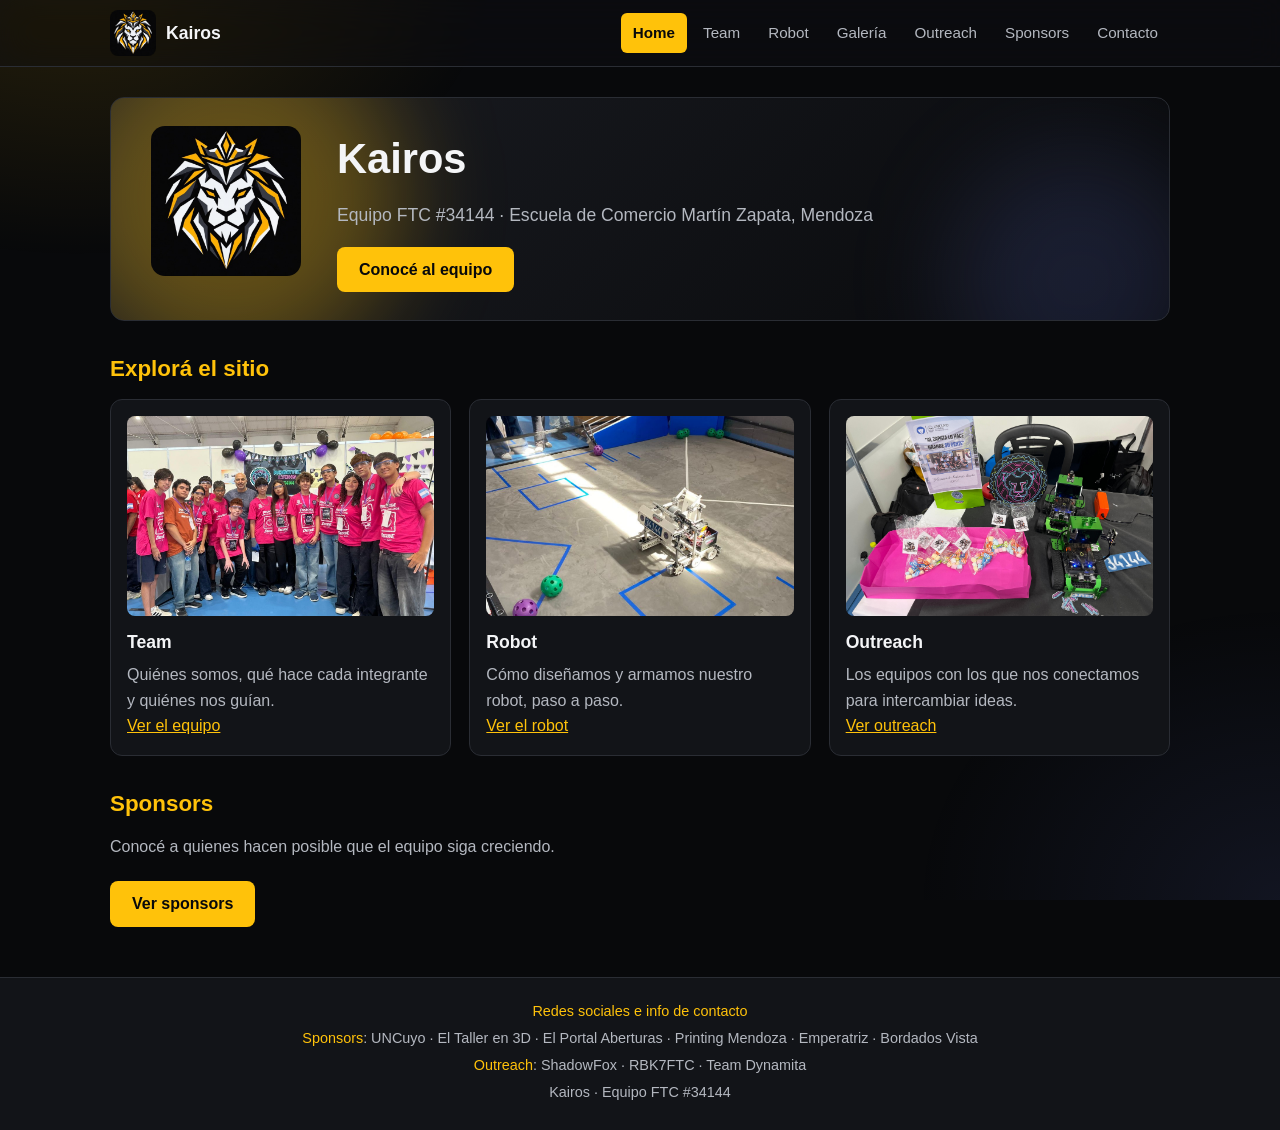
<file: index.html>
<!DOCTYPE html>
<html lang="es">
<head>
  <meta charset="UTF-8">
  <meta name="viewport" content="width=device-width, initial-scale=1.0">
  <meta name="description" content="Kairos, equipo FTC #34144 de la Escuela de Comercio Martín Zapata, Mendoza.">
  <title>Inicio | Kairos</title>
  <link rel="icon" href="img/logo.jpg">
  <link rel="stylesheet" href="css/style.css">
</head>
<body>
  <header>
    <div class="barra">
      <a class="marca" href="index.html"><img src="img/logo.jpg" alt="Logo Kairos"> Kairos</a>
      <nav aria-label="Menú principal">
        <ul>
          <li><a href="index.html" aria-current="page">Home</a></li>
          <li><a href="team.html">Team</a></li>
          <li><a href="robot.html">Robot</a></li>
          <li><a href="galeria.html">Galería</a></li>
          <li><a href="outreach.html">Outreach</a></li>
          <li><a href="sponsors.html">Sponsors</a></li>
          <li><a href="contacto.html">Contacto</a></li>
        </ul>
      </nav>
    </div>
  </header>

  <main>
    <section id="banner">
      <img class="logo-grande" src="img/logo.jpg" alt="Logo de Kairos: un león geométrico con corona">
      <h1>Kairos</h1>
      <p class="subtitulo">Equipo FTC #34144 · Escuela de Comercio Martín Zapata, Mendoza</p>
      <a class="boton" href="team.html">Conocé al equipo</a>
    </section>

    <section>
      <h2>Explorá el sitio</h2>
      <div class="grilla">
        <article class="tarjeta">
          <div class="foto"><img src="img/galeria/equipo-escuela.jpg" alt="El equipo frente al mural del león" loading="lazy"></div>
          <h3>Team</h3>
          <p>Quiénes somos, qué hace cada integrante y quiénes nos guían.</p>
          <a href="team.html">Ver el equipo</a>
        </article>
        <article class="tarjeta">
          <div class="foto"><img src="img/galeria/ftc-cancha.jpg" alt="El robot FTC en la cancha" loading="lazy"></div>
          <h3>Robot</h3>
          <p>Cómo diseñamos y armamos nuestro robot, paso a paso.</p>
          <a href="robot.html">Ver el robot</a>
        </article>
        <article class="tarjeta">
          <div class="foto"><img src="img/galeria/equipo-ftc-grupal.jpg" alt="El equipo en la FIRST" loading="lazy"></div>
          <h3>Outreach</h3>
          <p>Los equipos con los que nos conectamos para intercambiar ideas.</p>
          <a href="outreach.html">Ver outreach</a>
        </article>
      </div>
    </section>

    <section>
      <h2>Sponsors</h2>
      <p>Conocé a quienes hacen posible que el equipo siga creciendo.</p>
      <a class="boton" href="sponsors.html">Ver sponsors</a>
    </section>
  </main>

  <footer>
    <p><a href="contacto.html">Redes sociales e info de contacto</a></p>
    <p><a href="sponsors.html">Sponsors</a>: UNCuyo · El Taller en 3D · El Portal Aberturas · Printing Mendoza · Emperatriz · Bordados Vista</p>
    <p><a href="outreach.html">Outreach</a>: ShadowFox · RBK7FTC · Team Dynamita</p>
    <p>Kairos · Equipo FTC #34144</p>
  </footer>
</body>
</html>
</file>
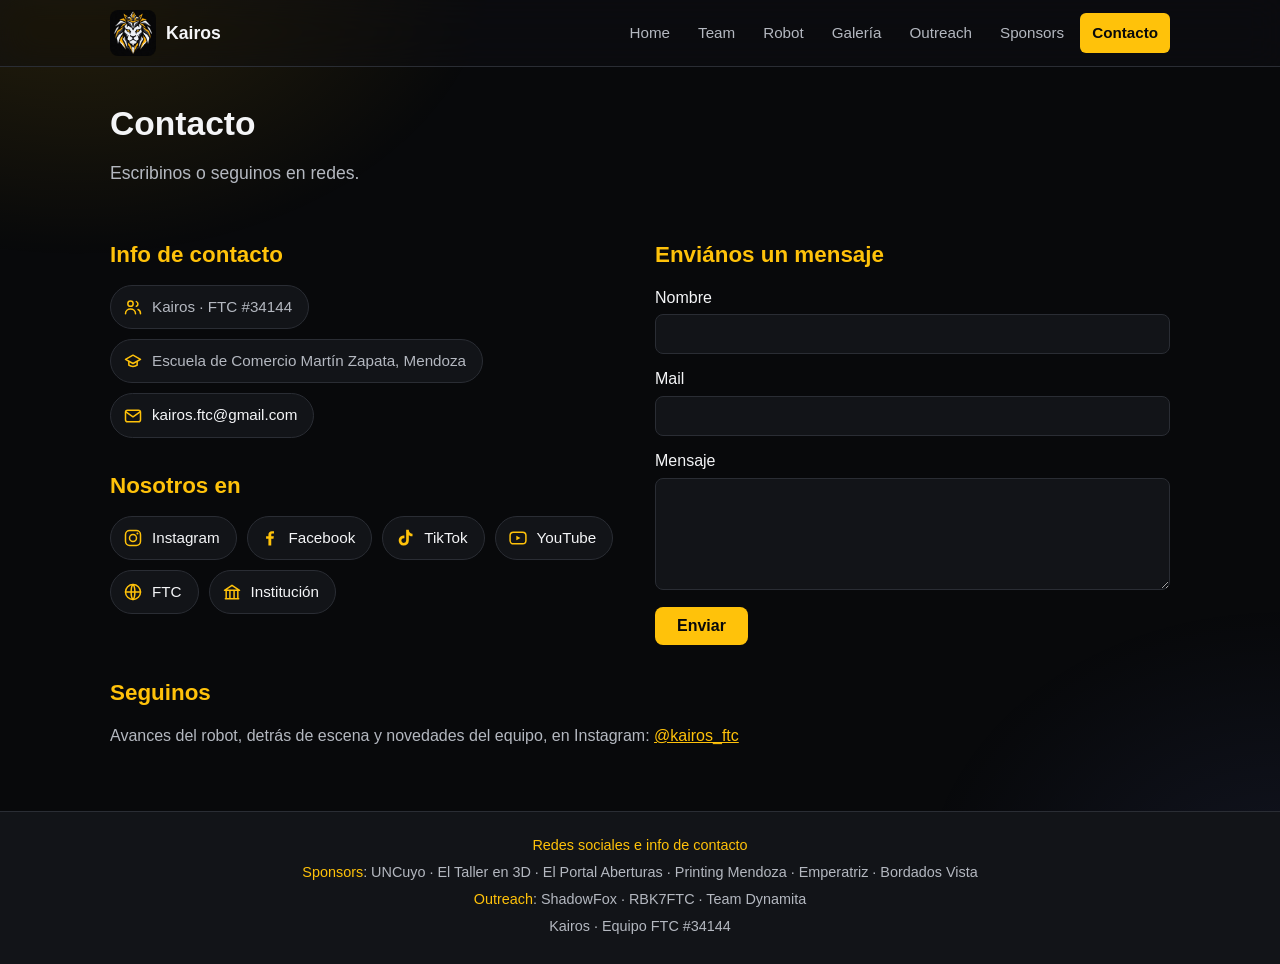
<file: contacto.html>
<!DOCTYPE html>
<html lang="es">
<head>
  <meta charset="UTF-8">
  <meta name="viewport" content="width=device-width, initial-scale=1.0">
  <meta name="description" content="Redes sociales e información de contacto de Kairos.">
  <title>Contacto | Kairos</title>
  <link rel="icon" href="img/logo.jpg">
  <link rel="stylesheet" href="css/style.css">
</head>
<body>
  <header>
    <div class="barra">
      <a class="marca" href="index.html">
        <img src="img/logo.jpg" alt="Logo Kairos"> Kairos
      </a>
      <nav aria-label="Menú principal">
        <ul>
          <li><a href="index.html">Home</a></li>
          <li><a href="team.html">Team</a></li>
          <li><a href="robot.html">Robot</a></li>
          <li><a href="galeria.html">Galería</a></li>
          <li><a href="outreach.html">Outreach</a></li>
          <li><a href="sponsors.html">Sponsors</a></li>
          <li><a href="contacto.html" aria-current="page">Contacto</a></li>
        </ul>
      </nav>
    </div>
  </header>

  <main>
    <h1>Contacto</h1>
    <p class="subtitulo">Escribinos o seguinos en redes.</p>

    <div class="dos-columnas">
      <section>
        <h2>Info de contacto</h2>
        <ul class="capsulas">
          <li>
            <span class="capsula">
              <svg viewBox="0 0 24 24" aria-hidden="true">
                <circle cx="9" cy="8" r="3.2"/>
                <path d="M3 20c0-3.3 2.7-5.5 6-5.5s6 2.2 6 5.5"/>
                <path d="M16 5.5a3 3 0 0 1 0 5.6M18 15c2 .6 3 2.3 3 5"/>
              </svg>
              Kairos · FTC #34144
            </span>
          </li>
          <li>
            <span class="capsula">
              <svg viewBox="0 0 24 24" aria-hidden="true">
                <path d="M3 10 12 5l9 5-9 5-9-5z"/>
                <path d="M7 12.5V17c2.7 2 7.3 2 10 0v-4.5"/>
              </svg>
              Escuela de Comercio Martín Zapata, Mendoza
            </span>
          </li>
          <li>
            <a class="capsula" href="https://mail.google.com/mail/?view=cm&amp;fs=1&amp;to=kairos.ftc@gmail.com&amp;su=Mensaje%20desde%20la%20web%20de%20Kairos" target="_blank" rel="noopener">
              <svg viewBox="0 0 24 24" aria-hidden="true">
                <rect x="3" y="5" width="18" height="14" rx="2.5"/>
                <path d="m3.5 7 8.5 6 8.5-6"/>
              </svg>
              kairos.ftc@gmail.com
            </a>
          </li>
        </ul>

        <h2>Nosotros en</h2>
        <ul class="capsulas">
          <li>
            <a class="capsula" href="https://www.instagram.com/kairos_ftc/" target="_blank" rel="noopener">
              <svg viewBox="0 0 24 24" aria-hidden="true">
                <rect x="3" y="3" width="18" height="18" rx="5"/>
                <circle cx="12" cy="12" r="4.2"/>
                <circle class="rel" cx="17.3" cy="6.7" r="1.2"/>
              </svg>
              Instagram
            </a>
          </li>
          <li>
            <a class="capsula" href="https://www.facebook.com/people/Robotic-Lyons/pfbid026QXcEaVeUhxuSZdeYcthdB3QTh4LwKBF8sSaT41RJ3GzKYqVBm9bQjbrikHGEhjJl/" target="_blank" rel="noopener">
              <svg viewBox="0 0 24 24" aria-hidden="true">
                <path class="rel" d="M13.5 21v-8h2.7l.4-3h-3.1V8.1c0-.9.3-1.5 1.6-1.5h1.7V3.9c-.3 0-1.3-.1-2.5-.1-2.5 0-4.2 1.5-4.2 4.3V10H7.3v3h2.8v8z"/>
              </svg>
              Facebook
            </a>
          </li>
          <li>
            <a class="capsula" href="https://www.tiktok.com/@robotics.lyons" target="_blank" rel="noopener">
              <svg viewBox="0 0 24 24" aria-hidden="true">
                <path class="rel" d="M16.6 2h-3.2v13.1a2.9 2.9 0 1 1-2.9-2.9c.3 0 .6 0 .8.1V9a6.1 6.1 0 1 0 5.3 6V8.6a7.6 7.6 0 0 0 4.4 1.4V6.8A4.4 4.4 0 0 1 16.6 2z"/>
              </svg>
              TikTok
            </a>
          </li>
          <li>
            <a class="capsula" href="https://www.youtube.com/@roboticslyons" target="_blank" rel="noopener">
              <svg viewBox="0 0 24 24" aria-hidden="true">
                <rect x="2.5" y="5" width="19" height="14" rx="4"/>
                <path class="rel" d="m10 9.2 5 2.8-5 2.8z"/>
              </svg>
              YouTube
            </a>
          </li>
          <li>
            <a class="capsula" href="https://ftc-events.firstinspires.org/2025/team/34144" target="_blank" rel="noopener">
              <svg viewBox="0 0 24 24" aria-hidden="true">
                <circle cx="12" cy="12" r="9"/>
                <path d="M3 12h18M12 3c3 3 3 15 0 18M12 3c-3 3-3 15 0 18"/>
              </svg>
              FTC
            </a>
          </li>
          <li>
            <a class="capsula" href="https://mzapata.uncuyo.edu.ar/" target="_blank" rel="noopener">
              <svg viewBox="0 0 24 24" aria-hidden="true">
                <path d="M4 20h16M5 20V10M19 20V10M9.5 20V10M14.5 20V10M3 10l9-6 9 6z"/>
              </svg>
              Institución
            </a>
          </li>
        </ul>
      </section>

      <section>
        <h2>Enviános un mensaje</h2>
        <form action="https://formsubmit.co/kairos.ftc@gmail.com" method="post">
          <input type="hidden" name="_subject" value="Nuevo mensaje desde la web de Kairos">
          <input type="hidden" name="_captcha" value="false">
          <input type="hidden" name="_template" value="table">
          <input class="trampa" type="text" name="_honey" tabindex="-1" autocomplete="off" aria-hidden="true">

          <label for="nombre">Nombre</label>
          <input type="text" id="nombre" name="nombre" required>

          <label for="mail">Mail</label>
          <input type="email" id="mail" name="email" required>

          <label for="mensaje">Mensaje</label>
          <textarea id="mensaje" name="mensaje" rows="5" required></textarea>

          <button class="boton" type="submit">Enviar</button>
        </form>
      </section>
    </div>

    <h2>Seguinos</h2>
    <p>
      Avances del robot, detrás de escena y novedades del equipo, en Instagram:
      <a href="https://www.instagram.com/kairos_ftc/" target="_blank" rel="noopener">@kairos_ftc</a>
    </p>
  </main>

  <footer>
    <p><a href="contacto.html">Redes sociales e info de contacto</a></p>
    <p><a href="sponsors.html">Sponsors</a>: UNCuyo · El Taller en 3D · El Portal Aberturas · Printing Mendoza · Emperatriz · Bordados Vista</p>
    <p><a href="outreach.html">Outreach</a>: ShadowFox · RBK7FTC · Team Dynamita</p>
    <p>Kairos · Equipo FTC #34144</p>
  </footer>

</body>
</html>
</file>
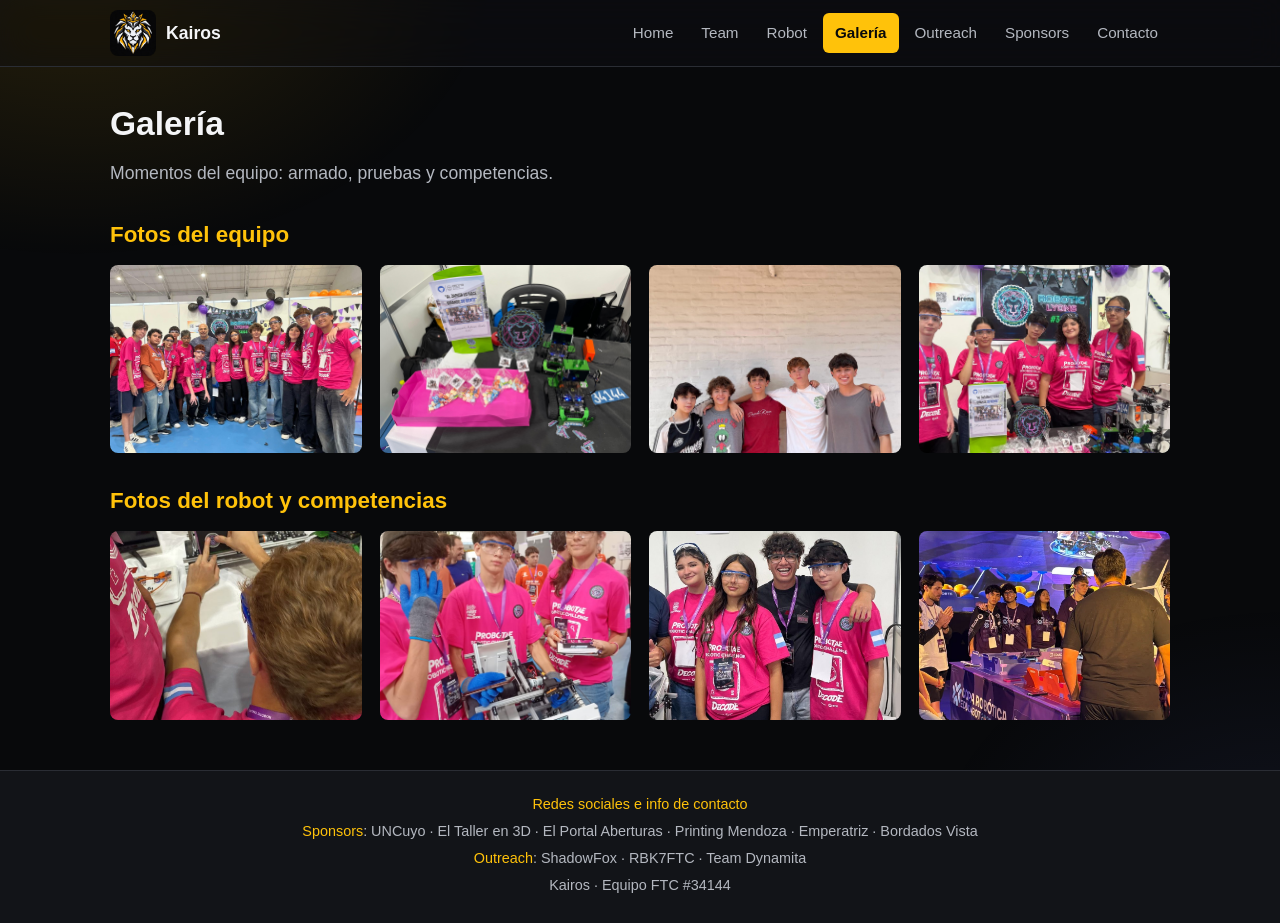
<file: galeria.html>
<!DOCTYPE html>
<html lang="es">
<head>
  <meta charset="UTF-8">
  <meta name="viewport" content="width=device-width, initial-scale=1.0">
  <meta name="description" content="Galería de fotos del equipo Kairos.">
  <title>Galería | Kairos</title>
  <link rel="icon" href="img/logo.jpg">
  <link rel="stylesheet" href="css/style.css">
</head>
<body>
  <header>
    <div class="barra">
      <a class="marca" href="index.html"><img src="img/logo.jpg" alt="Logo Kairos"> Kairos</a>
      <nav aria-label="Menú principal">
        <ul>
          <li><a href="index.html">Home</a></li>
          <li><a href="team.html">Team</a></li>
          <li><a href="robot.html">Robot</a></li>
          <li><a href="galeria.html" aria-current="page">Galería</a></li>
          <li><a href="outreach.html">Outreach</a></li>
          <li><a href="sponsors.html">Sponsors</a></li>
          <li><a href="contacto.html">Contacto</a></li>
        </ul>
      </nav>
    </div>
  </header>

  <main>
    <h1>Galería</h1>
    <p class="subtitulo">Momentos del equipo: armado, pruebas y competencias.</p>

    <h2>Fotos del equipo</h2>
    <div class="grilla">
      <div class="foto galeria-foto"><img src="img/galeria/equipo-escuela.jpg" alt="El equipo junto al mural del león" loading="lazy"></div>
      <div class="foto galeria-foto"><img src="img/galeria/equipo-ftc-grupal.jpg" alt="El equipo en la competencia FTC" loading="lazy"></div>
      <div class="foto galeria-foto"><img src="img/galeria/equipo-chicos.jpg" alt="Integrantes del equipo" loading="lazy"></div>
      <div class="foto galeria-foto"><img src="img/galeria/ftc-stand.jpg" alt="El stand del equipo en la competencia" loading="lazy"></div>
    </div>

    <h2>Fotos del robot y competencias</h2>
    <div class="grilla">
      <div class="foto galeria-foto"><img src="img/galeria/ftc-robot-pits.jpg" alt="Armado del robot FTC en los pits" loading="lazy"></div>
      <div class="foto galeria-foto"><img src="img/galeria/ftc-robot-equipo.jpg" alt="Integrantes mostrando el robot FTC #34144" loading="lazy"></div>
      <div class="foto galeria-foto"><img src="img/galeria/ftc-pits.jpg" alt="Equipo en los pits de la competencia" loading="lazy"></div>
      <div class="foto galeria-foto"><img src="img/galeria/copa-final.jpg" alt="Final nacional de Copa Robótica" loading="lazy"></div>
    </div>
  </main>

  <footer>
    <p><a href="contacto.html">Redes sociales e info de contacto</a></p>
    <p><a href="sponsors.html">Sponsors</a>: UNCuyo · El Taller en 3D · El Portal Aberturas · Printing Mendoza · Emperatriz · Bordados Vista</p>
    <p><a href="outreach.html">Outreach</a>: ShadowFox · RBK7FTC · Team Dynamita</p>
    <p>Kairos · Equipo FTC #34144</p>
  </footer>
</body>
</html>
</file>
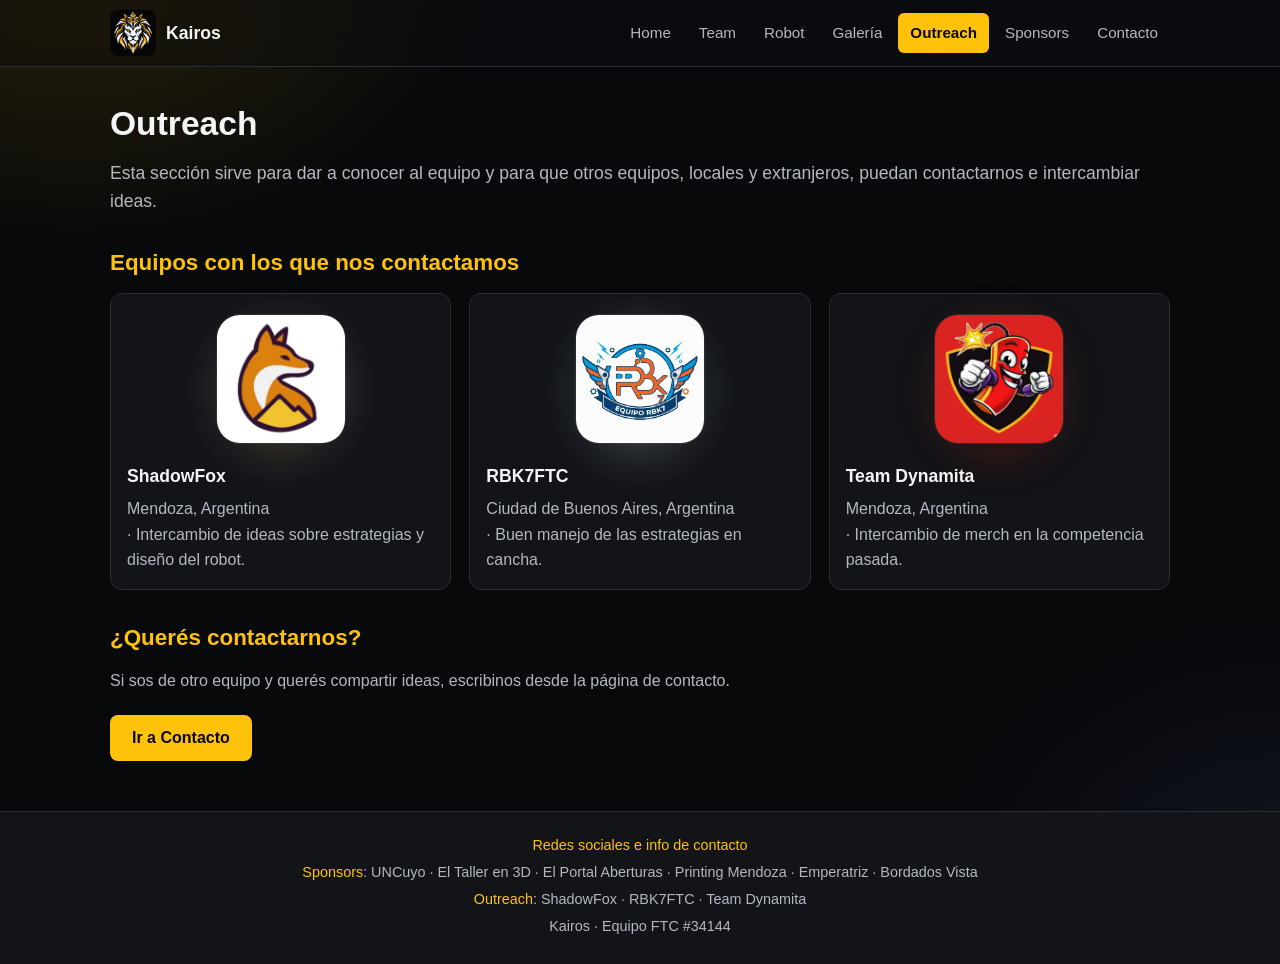
<file: outreach.html>
<!DOCTYPE html>
<html lang="es">
<head>
  <meta charset="UTF-8">
  <meta name="viewport" content="width=device-width, initial-scale=1.0">
  <meta name="description" content="Outreach de Kairos: conexión con equipos locales y extranjeros.">
  <title>Outreach | Kairos</title>
  <link rel="icon" href="img/logo.jpg">
  <link rel="stylesheet" href="css/style.css">
</head>
<body>
  <header>
    <div class="barra">
      <a class="marca" href="index.html"><img src="img/logo.jpg" alt="Logo Kairos"> Kairos</a>
      <nav aria-label="Menú principal">
        <ul>
          <li><a href="index.html">Home</a></li>
          <li><a href="team.html">Team</a></li>
          <li><a href="robot.html">Robot</a></li>
          <li><a href="galeria.html">Galería</a></li>
          <li><a href="outreach.html" aria-current="page">Outreach</a></li>
          <li><a href="sponsors.html">Sponsors</a></li>
          <li><a href="contacto.html">Contacto</a></li>
        </ul>
      </nav>
    </div>
  </header>

  <main>
    <h1>Outreach</h1>
    <p class="subtitulo">Esta sección sirve para dar a conocer al equipo y para que otros equipos, locales y extranjeros, puedan contactarnos e intercambiar ideas.</p>

    <h2>Equipos con los que nos contactamos</h2>
    <div class="grilla">
      <article class="tarjeta">
        <div class="foto logo"><img src="img/outreach/shadowfox.png" alt="Logo de ShadowFox"></div>
        <h3>ShadowFox</h3>
        <p>Mendoza, Argentina </p> <p>· Intercambio de ideas sobre estrategias y diseño del robot.</p>
      </article>
      <article class="tarjeta">
        <div class="foto logo"><img src="img/outreach/rbk7.png" alt="Logo de RBK7FTC"></div>
        <h3>RBK7FTC</h3>
        <p>Ciudad de Buenos Aires, Argentina </p> <p>· Buen manejo de las estrategias en cancha.</p>
      </article>
      <article class="tarjeta">
        <div class="foto logo"><img src="img/outreach/dynamita.png" alt="Logo de Team Dynamita"></div>
        <h3>Team Dynamita</h3>
        <p>Mendoza, Argentina </p> <p>· Intercambio de merch en la competencia pasada.</p>
      </article>
    </div>

    <h2>¿Querés contactarnos?</h2>
    <p>Si sos de otro equipo y querés compartir ideas, escribinos desde la página de contacto.</p>
    <a class="boton" href="contacto.html">Ir a Contacto</a>
  </main>

  <footer>
    <p><a href="contacto.html">Redes sociales e info de contacto</a></p>
    <p><a href="sponsors.html">Sponsors</a>: UNCuyo · El Taller en 3D · El Portal Aberturas · Printing Mendoza · Emperatriz · Bordados Vista</p>
    <p><a href="outreach.html">Outreach</a>: ShadowFox · RBK7FTC · Team Dynamita</p>
    <p>Kairos · Equipo FTC #34144</p>
  </footer>
</body>
</html>
</file>
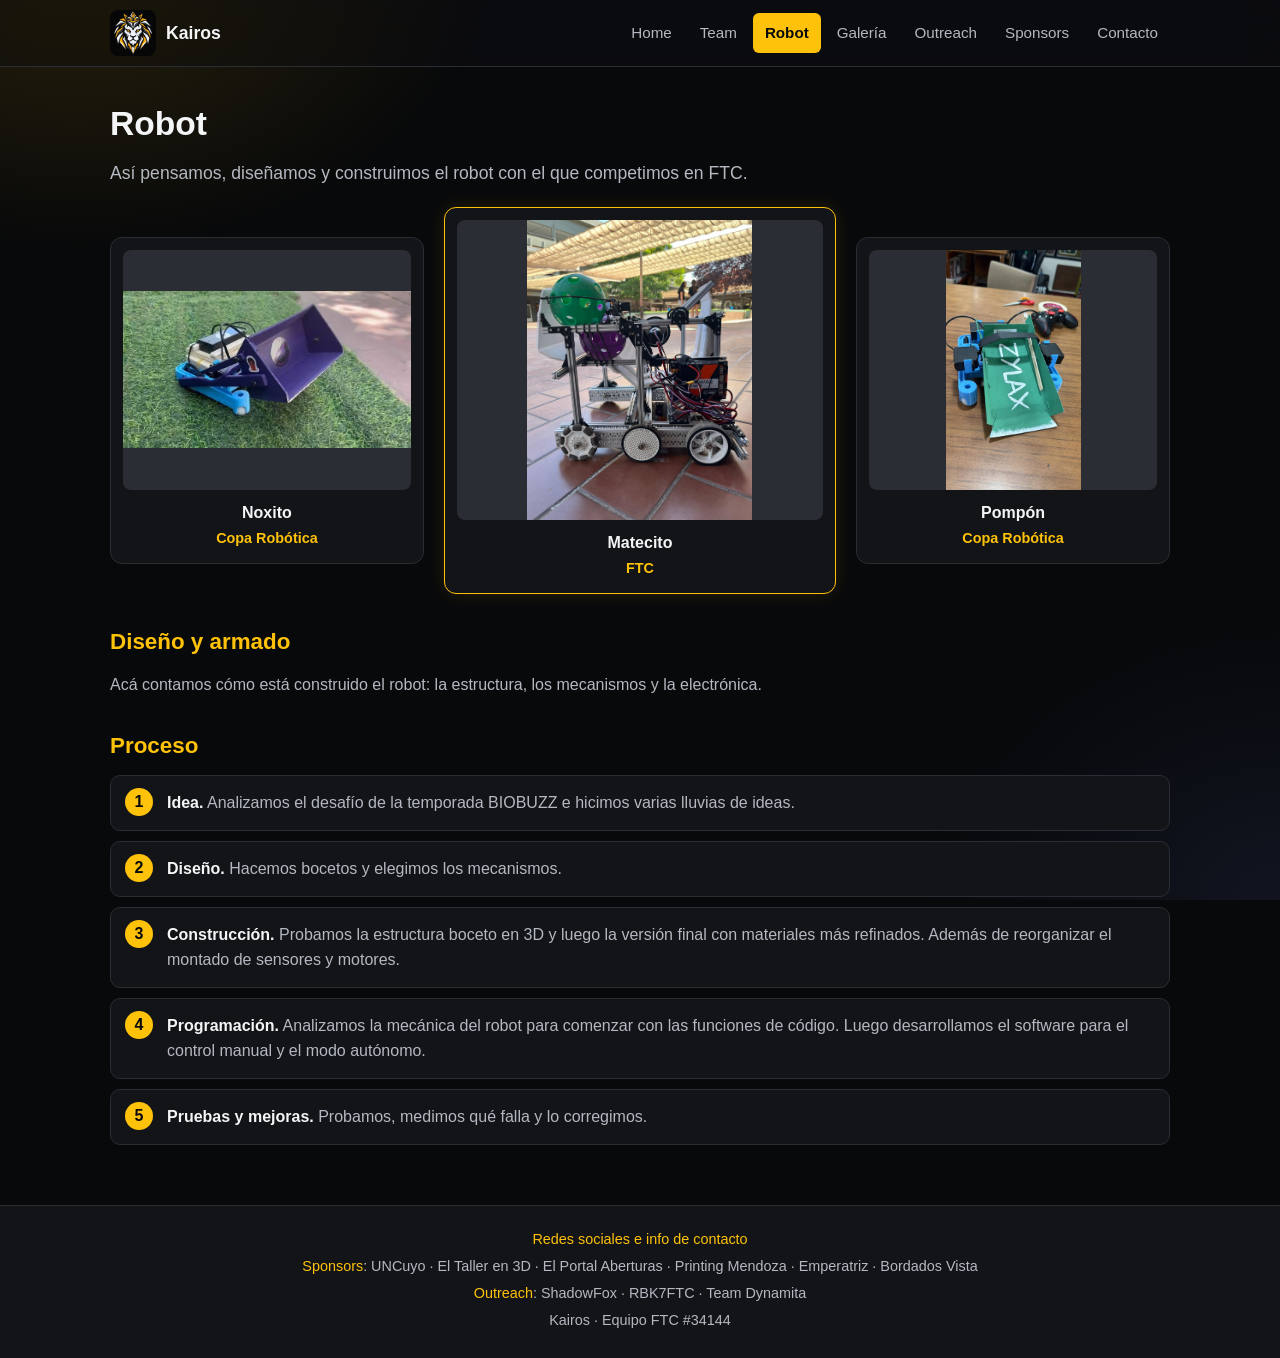
<file: robot.html>
<!DOCTYPE html>
<html lang="es">
<head>
  <meta charset="UTF-8">
  <meta name="viewport" content="width=device-width, initial-scale=1.0">
  <meta name="description" content="Diseño, armado y proceso de construcción del robot de Kairos.">
  <title>Robot | Kairos</title>
  <link rel="icon" href="img/logo.jpg">
  <link rel="stylesheet" href="css/style.css">
</head>
<body>
  <header>
    <div class="barra">
      <a class="marca" href="index.html"><img src="img/logo.jpg" alt="Logo Kairos"> Kairos</a>
      <nav aria-label="Menú principal">
        <ul>
          <li><a href="index.html">Home</a></li>
          <li><a href="team.html">Team</a></li>
          <li><a href="robot.html" aria-current="page">Robot</a></li>
          <li><a href="galeria.html">Galería</a></li>
          <li><a href="outreach.html">Outreach</a></li>
          <li><a href="sponsors.html">Sponsors</a></li>
          <li><a href="contacto.html">Contacto</a></li>
        </ul>
      </nav>
    </div>
  </header>

  <main>
    <h1>Robot</h1>
    <p class="subtitulo">Así pensamos, diseñamos y construimos el robot con el que competimos en FTC.</p>

    <section class="robots-trio" aria-label="Nuestros robots">
      <figure class="robot-card">
        <div class="foto robot-foto"><img src="img/robots/noxito.jpg" alt="Noxito, el robot de Noxon en Copa Robótica" loading="lazy"></div>
        <figcaption><strong>Noxito</strong><span>Copa Robótica</span></figcaption>
      </figure>
      <figure class="robot-card destacado">
        <div class="foto robot-foto"><img src="img/robots/matecito.jpg" alt="Matecito, el robot de FTC del equipo #34144" loading="lazy"></div>
        <figcaption><strong>Matecito</strong><span>FTC</span></figcaption>
      </figure>
      <figure class="robot-card">
        <div class="foto robot-foto"><img src="img/robots/pompom.jpg" alt="Pompón, el robot de Zylax en Copa Robótica" loading="lazy"></div>
        <figcaption><strong>Pompón</strong><span>Copa Robótica</span></figcaption>
      </figure>
    </section>

    <h2>Diseño y armado</h2>
    <p>Acá contamos cómo está construido el robot: la estructura, los mecanismos y la electrónica.</p>

    <h2>Proceso</h2>
    <ol class="pasos">
      <li><strong>Idea.</strong> Analizamos el desafío de la temporada BIOBUZZ e hicimos varias lluvias de ideas.</li>
      <li><strong>Diseño.</strong> Hacemos bocetos y elegimos los mecanismos.</li>
      <li><strong>Construcción.</strong> Probamos la estructura boceto en 3D y luego la versión final con materiales más refinados. Además de reorganizar el montado de sensores y motores.</li>
      <li><strong>Programación.</strong> Analizamos la mecánica del robot para comenzar con las funciones de código. Luego desarrollamos el software para el control manual y el modo autónomo.</li>
      <li><strong>Pruebas y mejoras.</strong> Probamos, medimos qué falla y lo corregimos.</li>
    </ol>
  </main>

  <footer>
    <p><a href="contacto.html">Redes sociales e info de contacto</a></p>
    <p><a href="sponsors.html">Sponsors</a>: UNCuyo · El Taller en 3D · El Portal Aberturas · Printing Mendoza · Emperatriz · Bordados Vista</p>
    <p><a href="outreach.html">Outreach</a>: ShadowFox · RBK7FTC · Team Dynamita</p>
    <p>Kairos · Equipo FTC #34144</p>
  </footer>
</body>
</html>
</file>
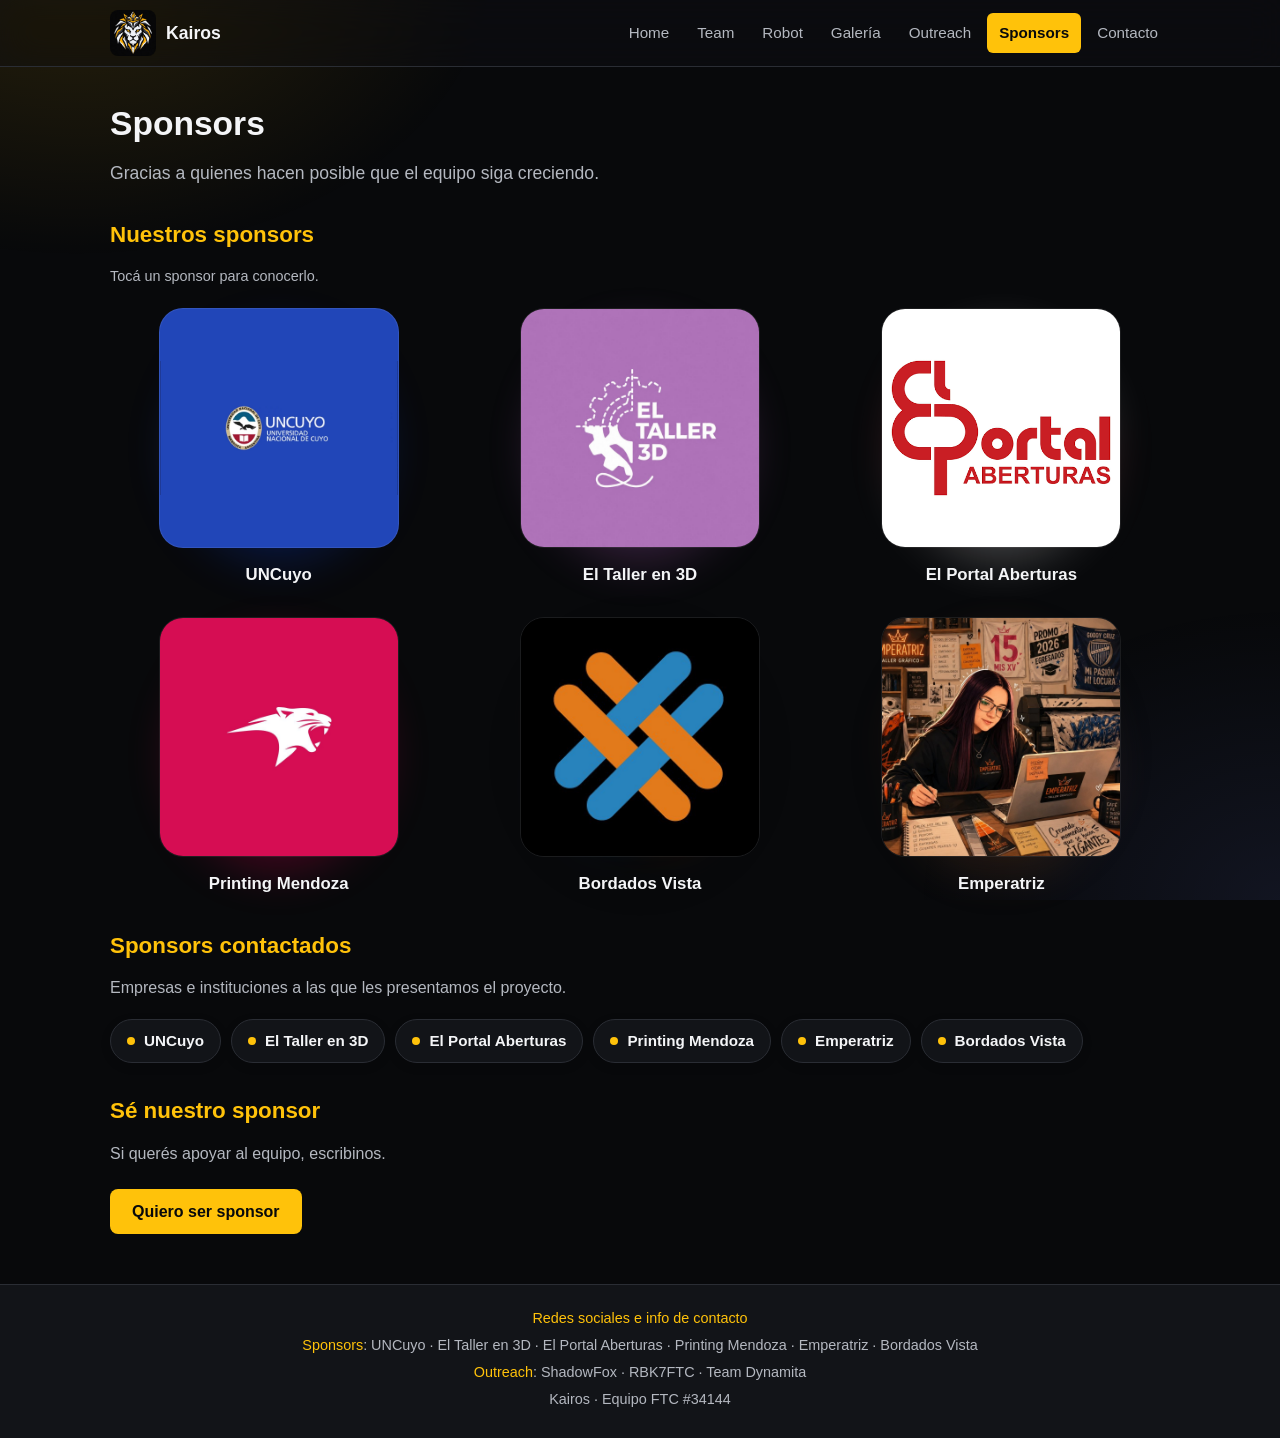
<file: sponsors.html>
<!DOCTYPE html>
<html lang="es">
<head>
  <meta charset="UTF-8">
  <meta name="viewport" content="width=device-width, initial-scale=1.0">
  <meta name="description" content="Sponsors que apoyan a Kairos.">
  <title>Sponsors | Kairos</title>
  <link rel="icon" href="img/logo.jpg">
  <link rel="stylesheet" href="css/style.css">
</head>
<body>
  <header>
    <div class="barra">
      <a class="marca" href="index.html"><img src="img/logo.jpg" alt="Logo Kairos"> Kairos</a>
      <nav aria-label="Menú principal">
        <ul>
          <li><a href="index.html">Home</a></li>
          <li><a href="team.html">Team</a></li>
          <li><a href="robot.html">Robot</a></li>
          <li><a href="galeria.html">Galería</a></li>
          <li><a href="outreach.html">Outreach</a></li>
          <li><a href="sponsors.html" aria-current="page">Sponsors</a></li>
          <li><a href="contacto.html">Contacto</a></li>
        </ul>
      </nav>
    </div>
  </header>

  <main>
    <h1>Sponsors</h1>
    <p class="subtitulo">Gracias a quienes hacen posible que el equipo siga creciendo.</p>

    <h2>Nuestros sponsors</h2>
    <p class="ayuda">Tocá un sponsor para conocerlo.</p>
    <div class="sponsors-grilla" id="sponsors-lista">
      <a class="sponsor" href="#uncuyo">
        <span class="sponsor-img"><img src="img/sponsors/uncuyo.jpg" alt="Logo de UNCuyo" loading="lazy"></span>
        <span class="sponsor-nombre">UNCuyo</span>
      </a>
      <a class="sponsor" href="#el-taller-en-3d">
        <span class="sponsor-img"><img src="img/sponsors/el-taller-en-3d.jpg" alt="Logo de El Taller en 3D" loading="lazy"></span>
        <span class="sponsor-nombre">El Taller en 3D</span>
      </a>
      <a class="sponsor" href="#el-portal-aberturas">
        <span class="sponsor-img"><img src="img/sponsors/el-portal-aberturas.png" alt="Logo de El Portal Aberturas" loading="lazy"></span>
        <span class="sponsor-nombre">El Portal Aberturas</span>
      </a>
      <a class="sponsor" href="#printing-mendoza">
        <span class="sponsor-img"><img src="img/sponsors/printing-mendoza.jpg" alt="Logo de Printing Mendoza" loading="lazy"></span>
        <span class="sponsor-nombre">Printing Mendoza</span>
      </a>
      <a class="sponsor" href="#bordados-vista">
        <span class="sponsor-img"><img src="img/sponsors/bordados-vista.jpg" alt="Logo de Bordados Vista" loading="lazy"></span>
        <span class="sponsor-nombre">Bordados Vista</span>
      </a>
      <a class="sponsor" href="#emperatriz">
        <span class="sponsor-img"><img src="img/sponsors/emperatriz.jpg" alt="Logo de Emperatriz" loading="lazy"></span>
        <span class="sponsor-nombre">Emperatriz</span>
      </a>
    </div>

    <h2>Sponsors contactados</h2>
    <p>Empresas e instituciones a las que les presentamos el proyecto.</p>
    <div class="sponsors-contactados" aria-label="Sponsors contactados">
      <span class="burbuja">UNCuyo</span>
      <span class="burbuja">El Taller en 3D</span>
      <span class="burbuja">El Portal Aberturas</span>
      <span class="burbuja">Printing Mendoza</span>
      <span class="burbuja">Emperatriz</span>
      <span class="burbuja">Bordados Vista</span>
    </div>

    <h2>Sé nuestro sponsor</h2>
    <p>Si querés apoyar al equipo, escribinos.</p>
    <a class="boton" href="contacto.html">Quiero ser sponsor</a>
  </main>

  <footer>
    <p><a href="contacto.html">Redes sociales e info de contacto</a></p>
    <p><a href="sponsors.html">Sponsors</a>: UNCuyo · El Taller en 3D · El Portal Aberturas · Printing Mendoza · Emperatriz · Bordados Vista</p>
    <p><a href="outreach.html">Outreach</a>: ShadowFox · RBK7FTC · Team Dynamita</p>
    <p>Kairos · Equipo FTC #34144</p>
  </footer>
  <section class="modal" id="uncuyo" role="dialog" aria-labelledby="t-uncuyo">
    <a class="modal-fondo" href="#sponsors-lista" aria-label="Cerrar"></a>
    <article class="modal-caja">
      <a class="cerrar" href="#sponsors-lista" aria-label="Cerrar">&times;</a>
      <div class="modal-cab">
        <img src="img/sponsors/uncuyo.jpg" alt="Logo de UNCuyo" loading="lazy">
        <h2 id="t-uncuyo">UNCuyo</h2>
      </div>
      <div class="modal-bloque"><h3>¿Quiénes son?</h3><p>La Universidad Nacional de Cuyo es una universidad pública de Mendoza. Nuestra escuela forma parte de su comunidad educativa.</p></div>
      <div class="modal-bloque"><h3>¿Qué hacen?</h3><p>Promueve la formación, la investigación y la extensión. Su acompañamiento nos ayuda a crecer como equipo.</p></div>
      <div class="modal-bloque">
        <h3>¿Dónde están?</h3>
        <div>
          <p>Centro Universitario, M5500 Mendoza</p>
          <iframe class="mapa" title="Mapa de UNCuyo" loading="lazy" src="https://maps.google.com/maps?q=Centro%20Universitario%2C%20M5500%20Mendoza&amp;output=embed" referrerpolicy="no-referrer-when-downgrade"></iframe>
          <a class="mapa-link" href="https://www.google.com/maps/search/?api=1&amp;query=Centro%20Universitario%2C%20M5500%20Mendoza" target="_blank" rel="noopener">Abrir mapa grande</a>
        </div>
      </div>
      <div class="modal-pie">
        <a class="nav-sp" href="#emperatriz" aria-label="Sponsor anterior">&larr;</a>
        <a class="boton" href="https://www.uncuyo.edu.ar/" target="_blank" rel="noopener">Visitar sitio</a>
        <a class="nav-sp" href="#el-taller-en-3d" aria-label="Sponsor siguiente">&rarr;</a>
      </div>
    </article>
  </section>

  <section class="modal" id="el-taller-en-3d" role="dialog" aria-labelledby="t-el-taller-en-3d">
    <a class="modal-fondo" href="#sponsors-lista" aria-label="Cerrar"></a>
    <article class="modal-caja">
      <a class="cerrar" href="#sponsors-lista" aria-label="Cerrar">&times;</a>
      <div class="modal-cab">
        <img src="img/sponsors/el-taller-en-3d.jpg" alt="Logo de El Taller en 3D" loading="lazy">
        <h2 id="t-el-taller-en-3d">El Taller en 3D</h2>
      </div>
      <div class="modal-bloque"><h3>¿Quiénes son?</h3><p>Un taller dedicado a la impresión 3D.</p></div>
      <div class="modal-bloque"><h3>¿Qué hacen?</h3><p>Acompaña al equipo con soluciones y piezas vinculadas a la fabricación 3D.</p></div>
      <div class="modal-bloque">
        <h3>¿Dónde están?</h3>
        <div>
          <p>Escuela de Comercio Martín Zapata, Mendoza</p>
          <iframe class="mapa" title="Mapa de El Taller en 3D" loading="lazy" src="https://www.google.com/maps/embed?pb=!1m18!1m12!1m3!1d3350.0668678244942!2d-68.8524783245349!3d-32.89640027361393!2m3!1f0!2f0!3f0!3m2!1i1024!2i768!4f13.1!3m3!1m2!1s0x967e090e54158a53%3A0x6aa184bd31f5dca6!2sEscuela%20de%20Comercio%20Mart%C3%ADn%20Zapata!5e0!3m2!1ses-419!2sar!4v1793155437148!5m2!1ses-419!2sar" referrerpolicy="no-referrer-when-downgrade"></iframe>
          <a class="mapa-link" href="https://www.google.com/maps/search/?api=1&amp;query=El%20Taller%20en%203D%20Mendoza" target="_blank" rel="noopener">Abrir mapa grande</a>
        </div>
      </div>
      <div class="modal-pie">
        <a class="nav-sp" href="#uncuyo" aria-label="Sponsor anterior">&larr;</a>
        <span></span>
        <a class="nav-sp" href="#el-portal-aberturas" aria-label="Sponsor siguiente">&rarr;</a>
      </div>
    </article>
  </section>

  <section class="modal" id="el-portal-aberturas" role="dialog" aria-labelledby="t-el-portal-aberturas">
    <a class="modal-fondo" href="#sponsors-lista" aria-label="Cerrar"></a>
    <article class="modal-caja">
      <a class="cerrar" href="#sponsors-lista" aria-label="Cerrar">&times;</a>
      <div class="modal-cab">
        <img src="img/sponsors/el-portal-aberturas.png" alt="Logo de El Portal Aberturas" loading="lazy">
        <h2 id="t-el-portal-aberturas">El Portal Aberturas</h2>
      </div>
      <div class="modal-bloque"><h3>¿Quiénes son?</h3><p>Comercio especializado en aberturas.</p></div>
      <div class="modal-bloque"><h3>¿Qué hacen?</h3><p>Acompañó al equipo aportando herramientas y apoyo para ingeniería, fundamentales para construir, ajustar y mejorar el robot.</p></div>
      <div class="modal-bloque">
        <h3>¿Dónde están?</h3>
        <div>
          <p>Zona Industrial, Carril Rodríguez Peña 958, M5513 Maipú, Mendoza</p>
          <iframe class="mapa" title="Mapa de El Portal Aberturas" loading="lazy" src="https://maps.google.com/maps?q=Zona%20Industrial%2C%20Carril%20Rodr%C3%ADguez%20Pe%C3%B1a%20958%2C%20M5513%20Maip%C3%BA%2C%20Mendoza&amp;output=embed" referrerpolicy="no-referrer-when-downgrade"></iframe>
          <a class="mapa-link" href="https://www.google.com/maps/search/?api=1&amp;query=Zona%20Industrial%2C%20Carril%20Rodr%C3%ADguez%20Pe%C3%B1a%20958%2C%20M5513%20Maip%C3%BA%2C%20Mendoza" target="_blank" rel="noopener">Abrir mapa grande</a>
        </div>
      </div>
      <div class="modal-pie">
        <a class="nav-sp" href="#el-taller-en-3d" aria-label="Sponsor anterior">&larr;</a>
        <a class="boton" href="https://www.google.com/maps/search/?api=1&amp;query=El+Portal+Aberturas+Mendoza" target="_blank" rel="noopener">Visitar sitio</a>
        <a class="nav-sp" href="#printing-mendoza" aria-label="Sponsor siguiente">&rarr;</a>
      </div>
    </article>
  </section>

  <section class="modal" id="printing-mendoza" role="dialog" aria-labelledby="t-printing-mendoza">
    <a class="modal-fondo" href="#sponsors-lista" aria-label="Cerrar"></a>
    <article class="modal-caja">
      <a class="cerrar" href="#sponsors-lista" aria-label="Cerrar">&times;</a>
      <div class="modal-cab">
        <img src="img/sponsors/printing-mendoza.jpg" alt="Logo de Printing Mendoza" loading="lazy">
        <h2 id="t-printing-mendoza">Printing Mendoza</h2>
      </div>
      <div class="modal-bloque"><h3>¿Quiénes son?</h3><p>Printing Service e imprenta en Mendoza.</p></div>
      <div class="modal-bloque"><h3>¿Qué hacen?</h3><p>Gran formato, vinilo, lona, UV, DTF, polyfan y más. Realiza trabajos minoristas y mayoristas. Para presupuestos, contactalos por WhatsApp.</p></div>
      <div class="modal-bloque">
        <h3>¿Dónde están?</h3>
        <div>
          <p>9 de Julio 891 Lote 12, M5501 Godoy Cruz, Mendoza</p>
          <iframe class="mapa" title="Mapa de Printing Mendoza" loading="lazy" src="https://maps.google.com/maps?q=9%20de%20Julio%20891%20Lote%2012%2C%20M5501%20Godoy%20Cruz%2C%20Mendoza&amp;output=embed" referrerpolicy="no-referrer-when-downgrade"></iframe>
          <a class="mapa-link" href="https://www.google.com/maps/search/?api=1&amp;query=9%20de%20Julio%20891%20Lote%2012%2C%20M5501%20Godoy%20Cruz%2C%20Mendoza" target="_blank" rel="noopener">Abrir mapa grande</a>
        </div>
      </div>
      <div class="modal-pie">
        <a class="nav-sp" href="#el-portal-aberturas" aria-label="Sponsor anterior">&larr;</a>
        <a class="boton" href="https://www.google.com/maps/search/?api=1&amp;query=PRINTING+Mendoza" target="_blank" rel="noopener">Visitar sitio</a>
        <a class="nav-sp" href="#bordados-vista" aria-label="Sponsor siguiente">&rarr;</a>
      </div>
    </article>
  </section>

  <section class="modal" id="bordados-vista" role="dialog" aria-labelledby="t-bordados-vista">
    <a class="modal-fondo" href="#sponsors-lista" aria-label="Cerrar"></a>
    <article class="modal-caja">
      <a class="cerrar" href="#sponsors-lista" aria-label="Cerrar">&times;</a>
      <div class="modal-cab">
        <img src="img/sponsors/bordados-vista.jpg" alt="Logo de Bordados Vista" loading="lazy">
        <h2 id="t-bordados-vista">Bordados Vista</h2>
      </div>
      <div class="modal-bloque"><h3>¿Quiénes son?</h3><p>Servicio de bordado, sublimado y estampado.</p></div>
      <div class="modal-bloque"><h3>¿Qué hacen?</h3><p>Personalizados y trabajos empresariales. Más de 18 años de experiencia avalan su calidad. Su lema: detalles únicos en cada puntada. Contactalos para presupuestos.</p></div>
      <div class="modal-bloque">
        <h3>¿Dónde están?</h3>
        <div>
          <p>Vereda este, 9 de Julio 1873, M5500 Mendoza</p>
          <iframe class="mapa" title="Mapa de Bordados Vista" loading="lazy" src="https://maps.google.com/maps?q=Vereda%20este%2C%209%20de%20Julio%201873%2C%20M5500%20Mendoza&amp;output=embed" referrerpolicy="no-referrer-when-downgrade"></iframe>
          <a class="mapa-link" href="https://www.google.com/maps/search/?api=1&amp;query=Vereda%20este%2C%209%20de%20Julio%201873%2C%20M5500%20Mendoza" target="_blank" rel="noopener">Abrir mapa grande</a>
        </div>
      </div>
      <div class="modal-pie">
        <a class="nav-sp" href="#printing-mendoza" aria-label="Sponsor anterior">&larr;</a>
        <a class="boton" href="https://www.google.com/maps/search/?api=1&amp;query=Bordados+Vista+Mendoza" target="_blank" rel="noopener">Visitar sitio</a>
        <a class="nav-sp" href="#emperatriz" aria-label="Sponsor siguiente">&rarr;</a>
      </div>
    </article>
  </section>

  <section class="modal" id="emperatriz" role="dialog" aria-labelledby="t-emperatriz">
    <a class="modal-fondo" href="#sponsors-lista" aria-label="Cerrar"></a>
    <article class="modal-caja">
      <a class="cerrar" href="#sponsors-lista" aria-label="Cerrar">&times;</a>
      <div class="modal-cab">
        <img src="img/sponsors/emperatriz.jpg" alt="Logo de Emperatriz" loading="lazy">
        <h2 id="t-emperatriz">Emperatriz</h2>
      </div>
      <div class="modal-bloque"><h3>¿Quiénes son?</h3><p>Emprendimiento de diseño gráfico.</p></div>
      <div class="modal-bloque"><h3>¿Qué hacen?</h3><p>Banderas, banners y mucho más para mostrar lo que llevás dentro. Contacto por WhatsApp: 261 270-0341.</p></div>
      <div class="modal-bloque">
        <h3>¿Dónde están?</h3>
        <div>
          <p>Mendoza, Capital, Mendoza</p>
          <iframe class="mapa" title="Mapa de Emperatriz" loading="lazy" src="https://www.google.com/maps/embed?pb=!1m18!1m12!1m3!1d31875.788848346023!2d-68.87830012510625!3d-32.88416404800791!2m3!1f0!2f0!3f0!3m2!1i1024!2i768!4f13.1!3m3!1m2!1s0x967e093ec45179bf%3A0x205a78f6d20efa3a!2sMendoza%2C%20Capital%2C%20Mendoza!5e0!3m2!1ses-419!2sar!4v1793155243852!5m2!1ses-419!2sar" referrerpolicy="no-referrer-when-downgrade"></iframe>
          <a class="mapa-link" href="https://www.google.com/maps/search/?api=1&amp;query=Emperatriz%20Mendoza" target="_blank" rel="noopener">Abrir mapa grande</a>
        </div>
      </div>
      <div class="modal-pie">
        <a class="nav-sp" href="#bordados-vista" aria-label="Sponsor anterior">&larr;</a>
        <a class="boton" href="https://wa.me/542612700341" target="_blank" rel="noopener">Visitar sitio</a>
        <a class="nav-sp" href="#uncuyo" aria-label="Sponsor siguiente">&rarr;</a>
      </div>
    </article>
  </section>
</body>
</html>
</file>
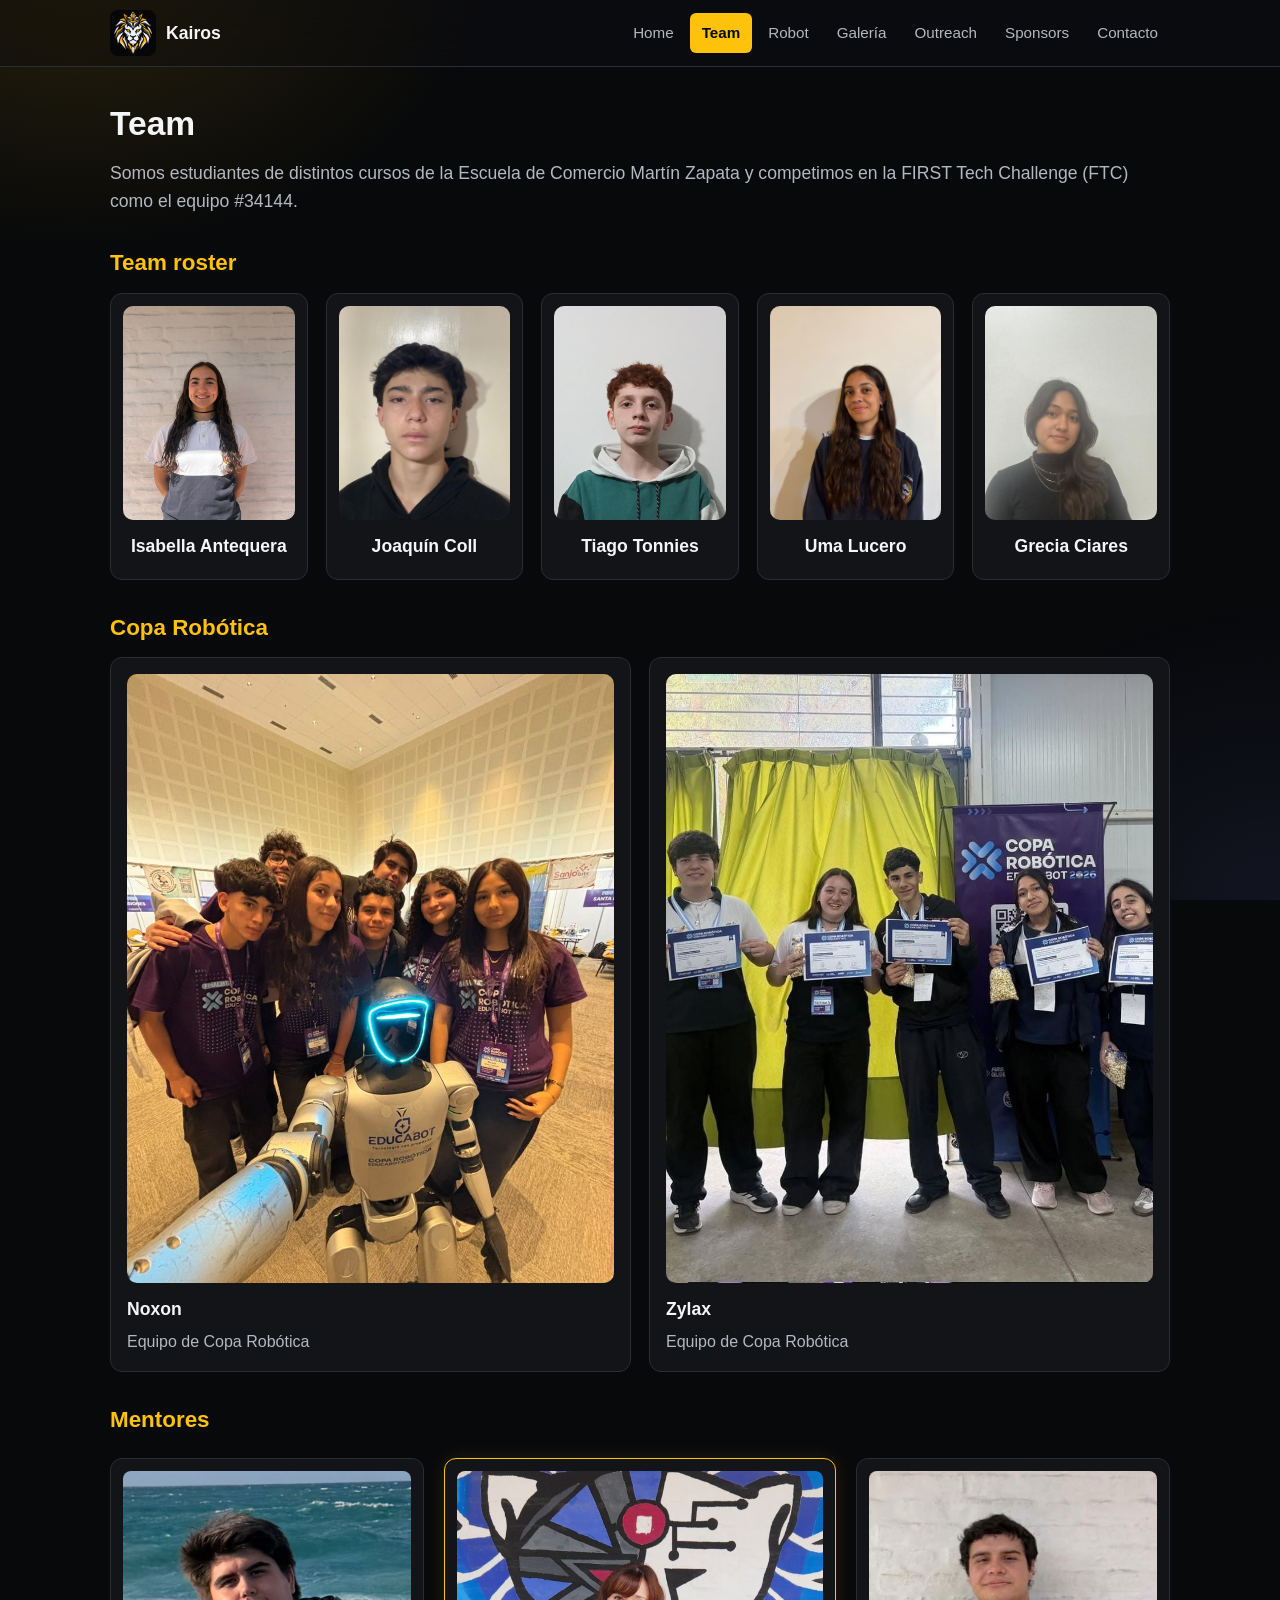
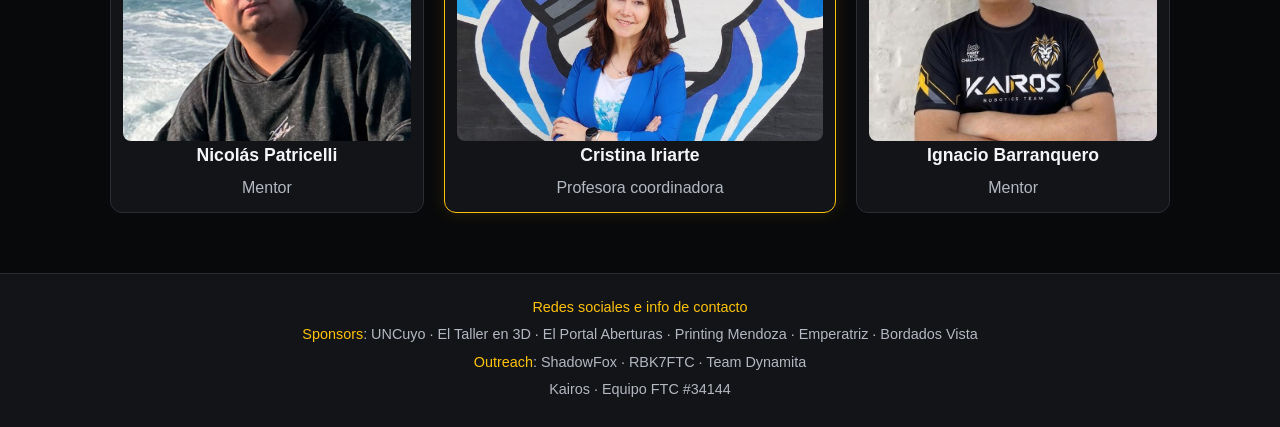
<file: team.html>
<!DOCTYPE html>
<html lang="es">
<head>
  <meta charset="UTF-8">
  <meta name="viewport" content="width=device-width, initial-scale=1.0">
  <meta name="description" content="Integrantes y mentores del equipo Kairos.">
  <title>Team | Kairos</title>
  <link rel="icon" href="img/logo.jpg">
  <link rel="stylesheet" href="css/style.css">
</head>
<body>
  <header>
    <div class="barra">
      <a class="marca" href="index.html"><img src="img/logo.jpg" alt="Logo Kairos"> Kairos</a>
      <nav aria-label="Menú principal">
        <ul>
          <li><a href="index.html">Home</a></li>
          <li><a href="team.html" aria-current="page">Team</a></li>
          <li><a href="robot.html">Robot</a></li>
          <li><a href="galeria.html">Galería</a></li>
          <li><a href="outreach.html">Outreach</a></li>
          <li><a href="sponsors.html">Sponsors</a></li>
          <li><a href="contacto.html">Contacto</a></li>
        </ul>
      </nav>
    </div>
  </header>

  <main>
    <h1>Team</h1>
    <p class="subtitulo">Somos estudiantes de distintos cursos de la Escuela de Comercio Martín Zapata y competimos en la FIRST Tech Challenge (FTC) como el equipo #34144.</p>

    <h2>Team roster</h2>
    <div class="roster">
      <article class="tarjeta">
        <img class="busto" src="img/team/isabella.jpg" alt="Foto de Isabella Antequera">
        <h3>Isabella Antequera</h3>
      </article>
      <article class="tarjeta">
        <img class="busto" src="img/team/joaquin.jpg" alt="Foto de Joaquín Coll">
        <h3>Joaquín Coll</h3>
      </article>
      <article class="tarjeta">
        <img class="busto" src="img/team/tiago.jpg" alt="Foto de Tiago Tonnies">
        <h3>Tiago Tonnies</h3>
      </article>
      <article class="tarjeta">
        <img class="busto" src="img/team/uma.jpg" alt="Foto de Uma Lucero">
        <h3>Uma Lucero</h3>
      </article>
      <article class="tarjeta">
        <img class="busto" src="img/team/grecia.jpg" alt="Foto de Grecia Ciares">
        <h3>Grecia Ciares</h3>
      </article>
    </div>

    <h2>Copa Robótica</h2>
    <div class="grilla dos">
      <article class="tarjeta">
        <img class="busto" src="img/galeria/noxon-copa-humanoide.jpg" alt="El equipo Noxon con el robot humanoide en Copa Robótica">
        <h3>Noxon</h3>
        <p>Equipo de Copa Robótica</p>
      </article>
      <article class="tarjeta">
        <img class="busto" src="img/galeria/zylax-certificados.jpg" alt="El equipo Zylax con sus certificados de Copa Robótica">
        <h3>Zylax</h3>
        <p>Equipo de Copa Robótica</p>
      </article>
    </div>

    <h2>Mentores</h2>
    <div class="mentores-trio">
      <article class="mentor-card">
        <img class="mentor-foto" src="img/team/nicolas-patricelli.jpg" alt="Foto de Nicolás Patricelli">
        <h3>Nicolás Patricelli</h3>
        <p>Mentor</p>
      </article>
      <article class="mentor-card destacado">
        <img class="mentor-foto" src="img/team/cristina-iriarte.jpg" alt="Foto de Cristina Iriarte">
        <h3>Cristina Iriarte</h3>
        <p>Profesora coordinadora</p>
      </article>
      <article class="mentor-card">
        <img class="mentor-foto" src="img/team/ignacio-barranquero.jpg" alt="Foto de Ignacio Barranquero">
        <h3>Ignacio Barranquero</h3>
        <p>Mentor</p>
      </article>
    </div>
  </main>

  <footer>
    <p><a href="contacto.html">Redes sociales e info de contacto</a></p>
    <p><a href="sponsors.html">Sponsors</a>: UNCuyo · El Taller en 3D · El Portal Aberturas · Printing Mendoza · Emperatriz · Bordados Vista</p>
    <p><a href="outreach.html">Outreach</a>: ShadowFox · RBK7FTC · Team Dynamita</p>
    <p>Kairos · Equipo FTC #34144</p>
  </footer>
</body>
</html>
</file>
<file: css/style.css>
/* ===== Kairos - hoja de estilos única =====
   Todo el diseño y las animaciones están acá. Los HTML solo tienen contenido.
   Secciones: base · menú · componentes · páginas · animaciones · responsive */

:root {
  --fondo: #08090b;
  --panel: #121418;
  --borde: #2a2d34;
  --texto: #f4f5f7;
  --suave: #b4b8c0;
  --acento: #ffc20a;
  --acento-oscuro: #d9a300;
  --brillo: 0 6px 18px rgba(255, 194, 10, 0.12);
  --rapido: 0.45s ease;
}

* { box-sizing: border-box; margin: 0; padding: 0; }
html { scroll-behavior: smooth; }

body {
  font-family: "Segoe UI", Roboto, Arial, sans-serif;
  background: var(--fondo);
  color: var(--texto);
  line-height: 1.6;
}
/* luz ambiente fija: da algo que desenfocar detrás del menú */
body::before {
  content: "";
  position: fixed;
  inset: 0;
  z-index: -1;
  pointer-events: none;
  background:
    radial-gradient(600px 420px at 6% -4%, rgba(255, 194, 10, 0.13), transparent 70%),
    radial-gradient(520px 420px at 100% 100%, rgba(120, 140, 255, 0.09), transparent 70%);
}
body:has(.modal:target) { overflow: hidden; }

a { color: var(--acento); }
img { max-width: 100%; display: block; }

h1 { font-size: 2.1rem; margin-bottom: 8px; }
h2 { font-size: 1.4rem; margin: 30px 0 12px; color: var(--acento); }
h3 { font-size: 1.1rem; margin-bottom: 6px; }
p { color: var(--suave); margin-bottom: 12px; }
.subtitulo { font-size: 1.1rem; margin-bottom: 20px; }

/* ===== Encabezado y menú ===== */
header {
  background: rgba(14, 15, 19, 0.5);
  backdrop-filter: blur(18px) saturate(1.6);
  -webkit-backdrop-filter: blur(18px) saturate(1.6);
  border-bottom: 1px solid var(--borde);
  position: sticky;
  top: 0;
  z-index: 10;
}

.barra {
  max-width: 1100px;
  margin: 0 auto;
  padding: 10px 20px;
  display: flex;
  align-items: center;
  justify-content: space-between;
  flex-wrap: wrap;
  gap: 10px;
}

.marca {
  display: flex;
  align-items: center;
  gap: 10px;
  text-decoration: none;
  color: var(--texto);
  font-weight: 700;
  font-size: 1.1rem;
}
.marca img { width: 46px; height: 46px; border-radius: 8px; transition: transform 0.4s ease; }
.marca:hover img { transform: rotate(-8deg) scale(1.1); }

nav ul { list-style: none; display: flex; flex-wrap: wrap; gap: 4px; }

nav a {
  display: block;
  padding: 8px 12px;
  border-radius: 6px;
  color: var(--suave);
  text-decoration: none;
  font-size: 0.95rem;
  /* subrayado que crece desde el centro */
  background: linear-gradient(var(--acento), var(--acento)) no-repeat center calc(100% - 4px) / 0 2px;
  transition: background-size var(--rapido), color var(--rapido);
}
nav a:hover { color: var(--texto); background-size: calc(100% - 24px) 2px; }
nav a[aria-current="page"] { background: var(--acento); color: #08090b; font-weight: 700; }

/* ===== Contenido general ===== */
main { max-width: 1100px; margin: 0 auto; padding: 30px 20px 50px; }

/* Portada: logo a la izquierda y texto a la derecha (ocupa menos alto), con un brillo desenfocado de fondo */
#banner {
  position: relative;
  isolation: isolate;
  overflow: hidden;
  display: grid;
  grid-template-columns: auto 1fr;
  grid-template-areas: "logo titulo" "logo texto" "logo boton";
  align-content: center;
  column-gap: 36px;
  background: linear-gradient(135deg, #1b1d23, #08090b);
  border: 1px solid var(--borde);
  border-radius: 14px;
  padding: 28px 40px;
  margin-bottom: 30px;
}
#banner::before, #banner::after { content: ""; position: absolute; z-index: -1; border-radius: 50%; filter: blur(50px); }
#banner::before { width: 340px; height: 340px; left: -50px; top: -70px; background: rgba(255, 194, 10, 0.32); animation: deriva 14s ease-in-out infinite alternate; }
#banner::after { width: 260px; height: 260px; right: -40px; bottom: -90px; background: rgba(120, 140, 255, 0.14); animation: deriva 18s ease-in-out infinite alternate-reverse; }
#banner h1 { grid-area: titulo; align-self: end; font-size: 2.6rem; }
#banner .subtitulo { grid-area: texto; margin-bottom: 8px; }
#banner .boton { grid-area: boton; justify-self: start; align-self: start; }
.logo-grande { grid-area: logo; width: 150px; height: 150px; border-radius: 14px; animation: flotar 5s ease-in-out infinite; }

.boton {
  display: inline-block;
  background: var(--acento);
  color: #08090b;
  font-weight: 700;
  padding: 10px 22px;
  margin-top: 10px;
  border: none;
  border-radius: 8px;
  text-decoration: none;
  font-size: 1rem;
  cursor: pointer;
  transition: transform var(--rapido), background var(--rapido), box-shadow var(--rapido);
}
.boton:hover { background: var(--acento-oscuro); transform: translateY(-2px); box-shadow: var(--brillo); }
.boton:active { transform: translateY(0); }

/* ===== Tarjetas y fotos ===== */
.grilla { display: grid; grid-template-columns: repeat(auto-fit, minmax(220px, 1fr)); gap: 18px; }
.grilla.dos { grid-template-columns: repeat(2, 1fr); }

/* Todas las "cajas" comparten la misma base y el mismo hover */
.tarjeta, .robot-card, .mentor-card {
  background: var(--panel);
  border: 1px solid var(--borde);
  border-radius: 12px;
  padding: 16px;
  transition: transform var(--rapido), box-shadow var(--rapido), border-color var(--rapido);
}
.tarjeta:hover, .robot-card:hover, .mentor-card:hover {
  transform: translateY(-3px);
  border-color: var(--acento);
  box-shadow: var(--brillo);
}
.tarjeta p, .mentor-card p { margin-bottom: 0; }
.destacado { border-color: var(--acento); box-shadow: 0 0 18px rgba(255, 194, 10, 0.12); }

.foto {
  height: 200px;
  margin-bottom: 12px;
  border-radius: 8px;
  overflow: hidden;
  background: var(--borde);
}
.foto img { width: 100%; height: 100%; object-fit: cover; transition: transform 0.5s ease; }
.tarjeta:hover .foto img, .galeria-foto:hover img { transform: scale(1.04); }
/* Logos de outreach: mismo mosaico con resplandor que los sponsors */
.tarjeta:has(img[src*="shadowfox"]) .foto.logo { --logo: url(../img/outreach/shadowfox.png); }
.tarjeta:has(img[src*="rbk7"]) .foto.logo { --logo: url(../img/outreach/rbk7.png); }
.tarjeta:has(img[src*="dynamita"]) .foto.logo { --logo: url(../img/outreach/dynamita.png); }
.foto.logo { position: relative; isolation: isolate; overflow: visible; width: 130px; height: 130px; margin: 4px auto 18px; background: none; border-radius: 24px; }
.foto.logo::before {
  content: "";
  position: absolute;
  inset: 14% 8% -4%;
  z-index: -1;
  border-radius: 50%;
  background: var(--logo) center / cover;
  filter: blur(26px) saturate(1.5);
  opacity: 0.3;
  transition: opacity 0.5s ease, transform 0.5s ease;
}
.tarjeta:hover .foto.logo::before { opacity: 0.6; transform: scale(1.1); }
.foto.logo img { border-radius: 24px; border: 1px solid rgba(255, 255, 255, 0.08); }
.galeria-foto { height: auto; aspect-ratio: 4 / 3; margin-bottom: 0; }

/* Team */
.roster { display: grid; grid-template-columns: repeat(auto-fit, minmax(170px, 1fr)); gap: 18px; }
.roster .tarjeta { padding: 12px; text-align: center; }
.busto { aspect-ratio: 4 / 5; width: 100%; object-fit: cover; object-position: center top; border-radius: 10px; margin-bottom: 12px; }

.mentores-trio, .robots-trio { display: grid; grid-template-columns: 1fr 1.25fr 1fr; gap: 20px; align-items: center; margin: 20px 0 10px; }
.mentor-card, .robot-card { padding: 12px; text-align: center; }
.mentor-foto { width: 100%; height: 270px; object-fit: cover; object-position: center 35%; border-radius: 8px; }
.mentor-foto[src*="nicolas-patricelli"] { object-position: center 22%; } /* más aire sobre la cabeza */

/* Robot */
.robot-card .foto { height: 240px; margin-bottom: 10px; background: var(--borde); }
.robot-card.destacado .foto { height: 300px; }
.robot-card .foto img { object-fit: contain; }
.robot-card figcaption strong { display: block; color: var(--texto); }
.robot-card figcaption span { color: var(--acento); font-size: 0.9rem; font-weight: 600; }

ol.pasos { list-style: none; counter-reset: paso; }
ol.pasos li {
  counter-increment: paso;
  background: var(--panel);
  border: 1px solid var(--borde);
  border-radius: 10px;
  padding: 14px 16px 14px 56px;
  margin-bottom: 10px;
  position: relative;
  color: var(--suave);
  transition: transform var(--rapido), border-color var(--rapido);
}
ol.pasos li:hover { transform: translateX(8px); border-color: var(--acento); }
ol.pasos li::before {
  content: counter(paso);
  position: absolute;
  left: 14px;
  top: 12px;
  width: 28px;
  height: 28px;
  background: var(--acento);
  color: #08090b;
  font-weight: 700;
  border-radius: 50%;
  text-align: center;
  line-height: 28px;
}
ol.pasos strong { color: var(--texto); }

/* ===== Contacto ===== */
.dos-columnas { display: grid; grid-template-columns: repeat(auto-fit, minmax(300px, 1fr)); gap: 30px; }

.capsulas { list-style: none; display: flex; flex-wrap: wrap; gap: 10px; margin-bottom: 8px; }
.capsula, .burbuja {
  display: inline-flex;
  align-items: center;
  gap: 9px;
  padding: 9px 16px 9px 12px;
  background: var(--panel);
  border: 1px solid var(--borde);
  border-radius: 999px;
  color: var(--texto);
  text-decoration: none;
  font-size: 0.95rem;
  transition: transform 0.15s ease, border-color 0.15s, background 0.15s;
}
span.capsula { color: var(--suave); }
a.capsula:hover, a.capsula:focus-visible { border-color: var(--acento); background: #1a1c22; transform: translateY(-2px); outline: none; }
.capsula svg { width: 20px; height: 20px; flex-shrink: 0; color: var(--acento); fill: none; stroke: currentColor; stroke-width: 1.8; stroke-linecap: round; stroke-linejoin: round; transition: transform var(--rapido); }
.capsula svg .rel { fill: currentColor; stroke: none; }
a.capsula:hover svg { transform: scale(1.2) rotate(-6deg); }

form label { display: block; margin: 12px 0 4px; }
form input, form textarea {
  width: 100%;
  padding: 10px;
  background: var(--panel);
  color: var(--texto);
  border: 1px solid var(--borde);
  border-radius: 8px;
  font-size: 1rem;
  font-family: inherit;
  transition: border-color var(--rapido), box-shadow var(--rapido);
}
form input:focus, form textarea:focus { outline: none; border-color: var(--acento); box-shadow: 0 0 0 3px rgba(255, 194, 10, 0.25); }
.trampa { position: absolute; left: -9999px; } /* anti-spam: los robots lo completan, las personas no lo ven */

/* ===== Sponsors ===== */
.ayuda { font-size: 0.9rem; }

.sponsors-grilla { display: grid; grid-template-columns: repeat(3, minmax(0, 1fr)); gap: 28px 24px; align-items: start; justify-items: center; margin: 20px 0 10px; }

/* Cada logo es un mosaico redondeado con un resplandor de su propio color (la imagen se repite, desenfocada, detrás) */
.sponsor[href="#uncuyo"] { --logo: url(../img/sponsors/uncuyo.jpg); }
.sponsor[href="#el-taller-en-3d"] { --logo: url(../img/sponsors/el-taller-en-3d.jpg); }
.sponsor[href="#el-portal-aberturas"] { --logo: url(../img/sponsors/el-portal-aberturas.png); }
.sponsor[href="#printing-mendoza"] { --logo: url(../img/sponsors/printing-mendoza.jpg); }
.sponsor[href="#bordados-vista"] { --logo: url(../img/sponsors/bordados-vista.jpg); }
.sponsor[href="#emperatriz"] { --logo: url(../img/sponsors/emperatriz.jpg); }

.sponsor { position: relative; isolation: isolate; display: block; width: 100%; max-width: 240px; text-align: center; color: var(--texto); text-decoration: none; transition: transform 0.5s ease; }
.sponsor-img { position: relative; display: block; aspect-ratio: 1; border-radius: 24px; }
.sponsor-img::before {
  content: "";
  position: absolute;
  inset: 12% 8% -4%;
  z-index: -1;
  border-radius: 50%;
  background: var(--logo) center / cover;
  filter: blur(26px) saturate(1.5);
  opacity: 0.28;
  transition: opacity 0.5s ease, transform 0.5s ease;
}
.sponsor-img img { width: 100%; height: 100%; object-fit: cover; border-radius: 24px; border: 1px solid rgba(255, 255, 255, 0.08); transition: transform 0.5s ease; }
img[src*="uncuyo"] { object-fit: contain; background: #2146b8; } /* logo apaisado: se muestra entero sobre su mismo azul */
.sponsor-nombre { display: block; margin-top: 14px; font-weight: 700; font-size: 1.05rem; transition: color 0.5s ease; }
.sponsor:hover, .sponsor:focus-visible { transform: translateY(-2px); outline: none; }
.sponsor:hover .sponsor-img::before, .sponsor:focus-visible .sponsor-img::before { opacity: 0.6; transform: scale(1.1); }
.sponsor:hover .sponsor-img img { transform: scale(1.02); }
.sponsor:hover .sponsor-nombre { color: var(--acento); }

.sponsors-contactados { display: flex; flex-wrap: wrap; gap: 10px; margin: 18px 0 28px; }
.burbuja { padding: 9px 16px; min-height: 40px; font-weight: 600; box-shadow: 0 3px 12px rgba(0, 0, 0, 0.08); }
.burbuja::before { content: ""; width: 8px; height: 8px; border-radius: 50%; background: var(--acento); transition: transform var(--rapido); }
.burbuja:hover { border-color: var(--acento); transform: translateY(-2px); }
.burbuja:hover::before { transform: scale(1.6); }

/* Ventana de detalle: se abre con :target (sponsors.html#id), sin JavaScript */
.modal {
  display: none;
  position: fixed;
  inset: 0;
  z-index: 50;
  align-items: center;
  justify-content: center;
  padding: 16px;
  background: rgba(8, 9, 11, 0.55);
  backdrop-filter: blur(10px);
  -webkit-backdrop-filter: blur(10px);
}
.modal:target { display: flex; animation: entrar 0.25s ease; }
.modal-fondo { position: absolute; inset: 0; cursor: default; } /* clic afuera = cerrar */

.modal-caja {
  position: relative;
  width: 100%;
  max-width: 820px;
  max-height: 92vh;
  overflow-y: auto;
  background: var(--panel);
  border: 1px solid var(--borde);
  border-radius: 20px;
  padding: 28px;
}
.modal:target .modal-caja { animation: zoom 0.3s ease; }

.cerrar, .nav-sp {
  display: flex;
  align-items: center;
  justify-content: center;
  border: 1px solid var(--borde);
  border-radius: 50%;
  background: var(--fondo);
  color: var(--texto);
  text-decoration: none;
  transition: border-color var(--rapido), color var(--rapido), transform var(--rapido);
}
.cerrar:hover, .nav-sp:hover { border-color: var(--acento); color: var(--acento); }
.cerrar { position: absolute; top: 12px; right: 14px; width: 38px; height: 38px; font-size: 1.5rem; }
.cerrar:hover { transform: rotate(90deg); }
.nav-sp { width: 44px; height: 44px; font-size: 1.2rem; }
.nav-sp:hover { transform: scale(1.12); }

.modal-cab { display: flex; align-items: center; gap: 18px; margin-bottom: 20px; padding-right: 40px; }
.modal-cab h2 { margin: 0; color: var(--texto); font-size: 2rem; }
.modal-cab img { width: 84px; height: 84px; border-radius: 18px; object-fit: cover; flex-shrink: 0; }

.modal-bloque { display: grid; grid-template-columns: 170px 1fr; gap: 16px; padding: 14px 0; border-top: 1px solid var(--borde); }
.modal-bloque h3 { color: var(--acento); margin: 0; }
.modal-bloque p { margin: 0; }

.mapa { width: 100%; height: 240px; border: 1px solid var(--borde); border-radius: 12px; }
.mapa-link { display: inline-block; margin-top: 6px; font-size: 0.9rem; }
.modal-pie { display: flex; align-items: center; justify-content: space-between; gap: 10px; padding-top: 14px; margin-top: 14px; border-top: 1px solid var(--borde); }
.modal-pie .boton { margin: 0; }

/* ===== Pie de página ===== */
footer { border-top: 1px solid var(--borde); background: var(--panel); text-align: center; padding: 22px 20px; color: var(--suave); font-size: 0.9rem; }
footer p { margin-bottom: 4px; }
footer a { text-decoration: none; transition: color var(--rapido); }
footer a:hover { color: var(--texto); text-decoration: underline; }

/* ===== Animaciones ===== */
@keyframes subir { from { opacity: 0; transform: translateY(20px); } }
@keyframes entrar { from { opacity: 0; } }
@keyframes zoom { from { opacity: 0; transform: scale(0.94); } }
@keyframes flotar { 50% { transform: translateY(-6px); } }
@keyframes deriva { to { transform: translate(60px, 30px) scale(1.15); } }

/* Al cargar: el título y el texto entran escalonados */
main > h1, main > .subtitulo, #banner > * { animation: subir 0.6s ease both; }
main > .subtitulo, #banner > :nth-child(2) { animation-delay: 0.1s; }
#banner > :nth-child(3) { animation-delay: 0.2s; }
#banner > :nth-child(4) { animation-delay: 0.3s; }

/* Al hacer scroll: las tarjetas aparecen al entrar en pantalla (donde el navegador lo soporta) */
@supports (animation-timeline: view()) {
  .tarjeta, .robot-card, .mentor-card, .sponsor, ol.pasos li, main > h2 {
    animation: subir linear both;
    animation-timeline: view();
    animation-range: entry 0% entry 40%;
  }
}

@media (prefers-reduced-motion: reduce) {
  * { animation: none !important; transition: none !important; scroll-behavior: auto !important; }
}

/* ===== Responsive ===== */
@media (max-width: 800px) {
  .mentores-trio, .robots-trio { grid-template-columns: 1fr 1fr; }
  .mentor-card.destacado, .robot-card.destacado { grid-column: 1 / -1; order: -1; }
}
@media (max-width: 760px) {
  .sponsors-grilla { grid-template-columns: repeat(2, minmax(0, 1fr)); gap: 20px 14px; }
}
@media (max-width: 700px) {
  #banner { grid-template-columns: 1fr; grid-template-areas: "logo" "titulo" "texto" "boton"; justify-items: center; text-align: center; padding: 28px 20px; }
  #banner h1, #banner .boton { justify-self: center; align-self: auto; }
  .logo-grande { margin-bottom: 10px; }
}
@media (max-width: 600px) {
  h1 { font-size: 1.7rem; }
  #banner h1 { font-size: 2rem; }
  .grilla.dos { grid-template-columns: 1fr; }
  .mentor-foto { height: 240px; }
  .burbuja { font-size: 0.92rem; }
  .modal-caja { padding: 20px 16px; }
  .modal-bloque { grid-template-columns: 1fr; gap: 6px; }
  .modal-cab h2 { font-size: 1.5rem; }
  .modal-cab img { width: 64px; height: 64px; }
}
@media (max-width: 500px) {
  .mentores-trio, .robots-trio { grid-template-columns: 1fr; }
  .robot-card .foto, .robot-card.destacado .foto { height: 200px; }
}
@media (max-width: 440px) {
  .sponsors-grilla { gap: 16px 10px; }
  .sponsor-nombre { font-size: 0.92rem; }
}
</file>
